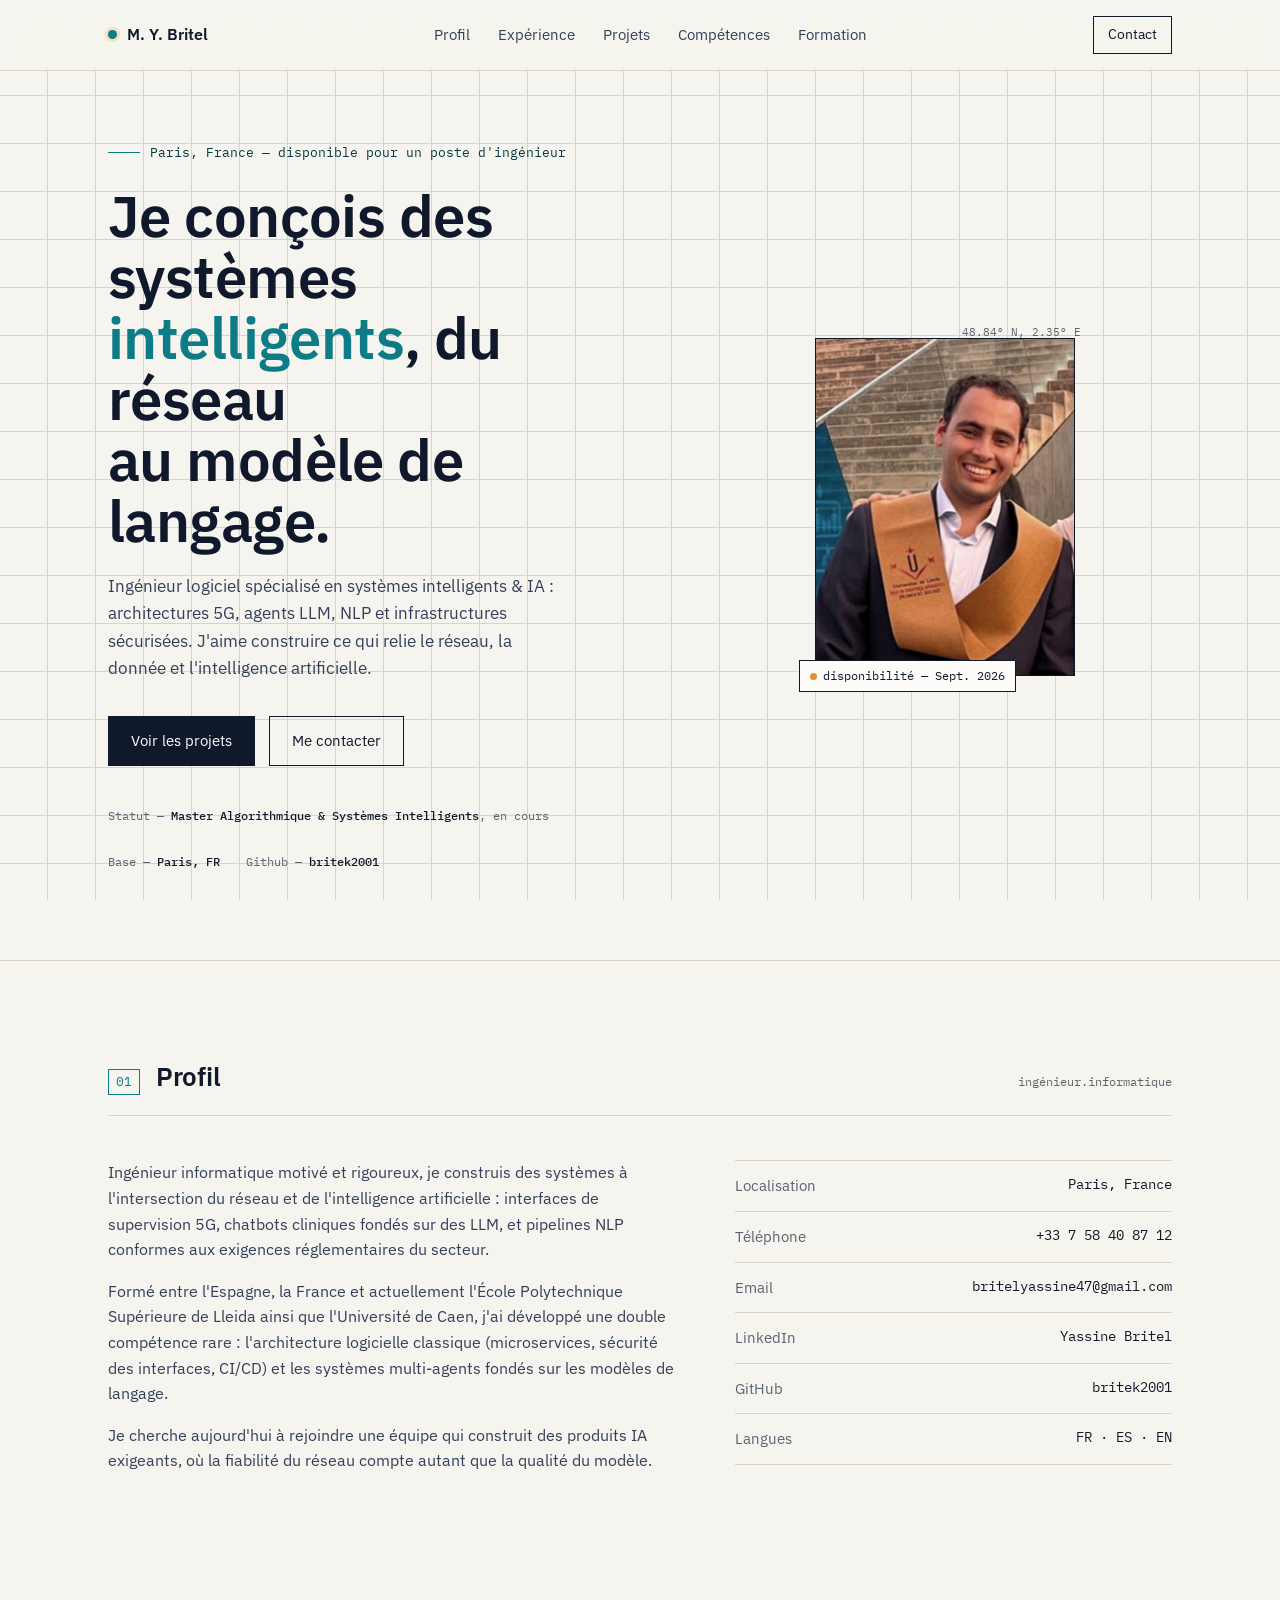
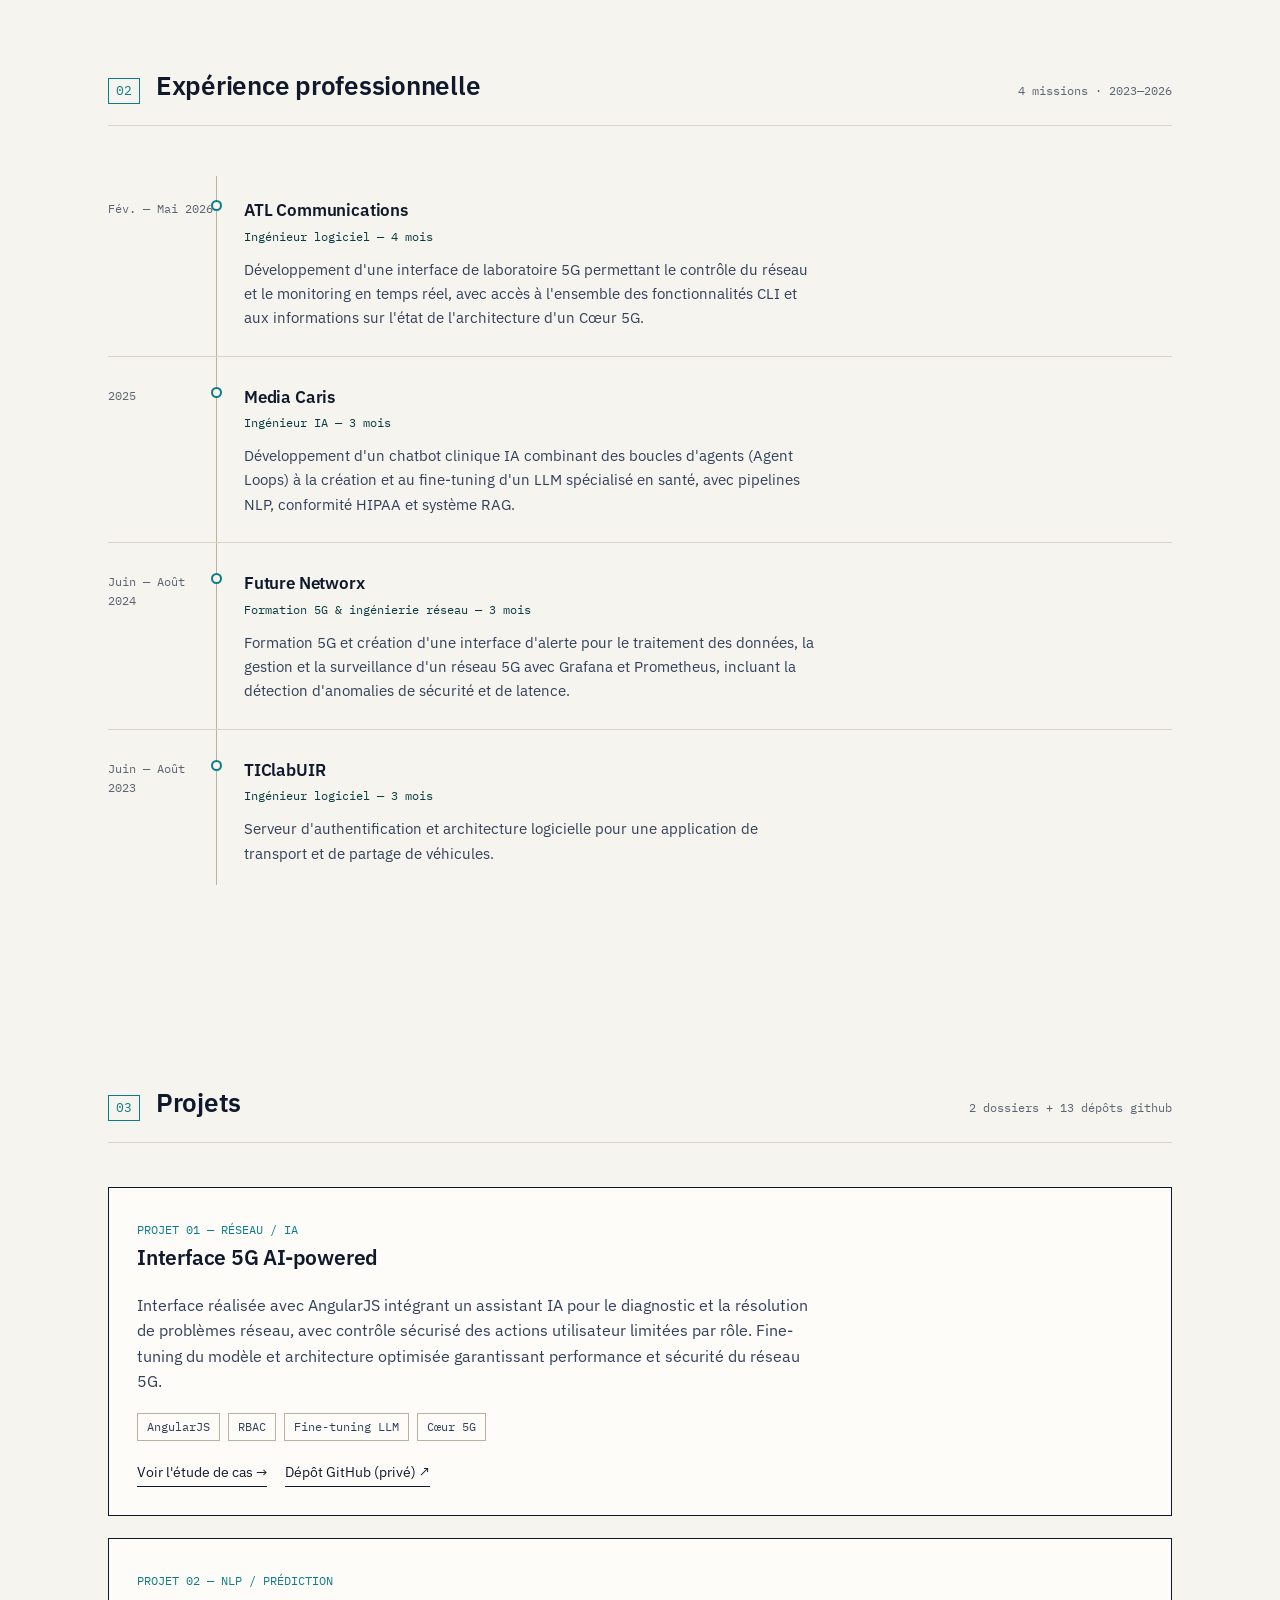
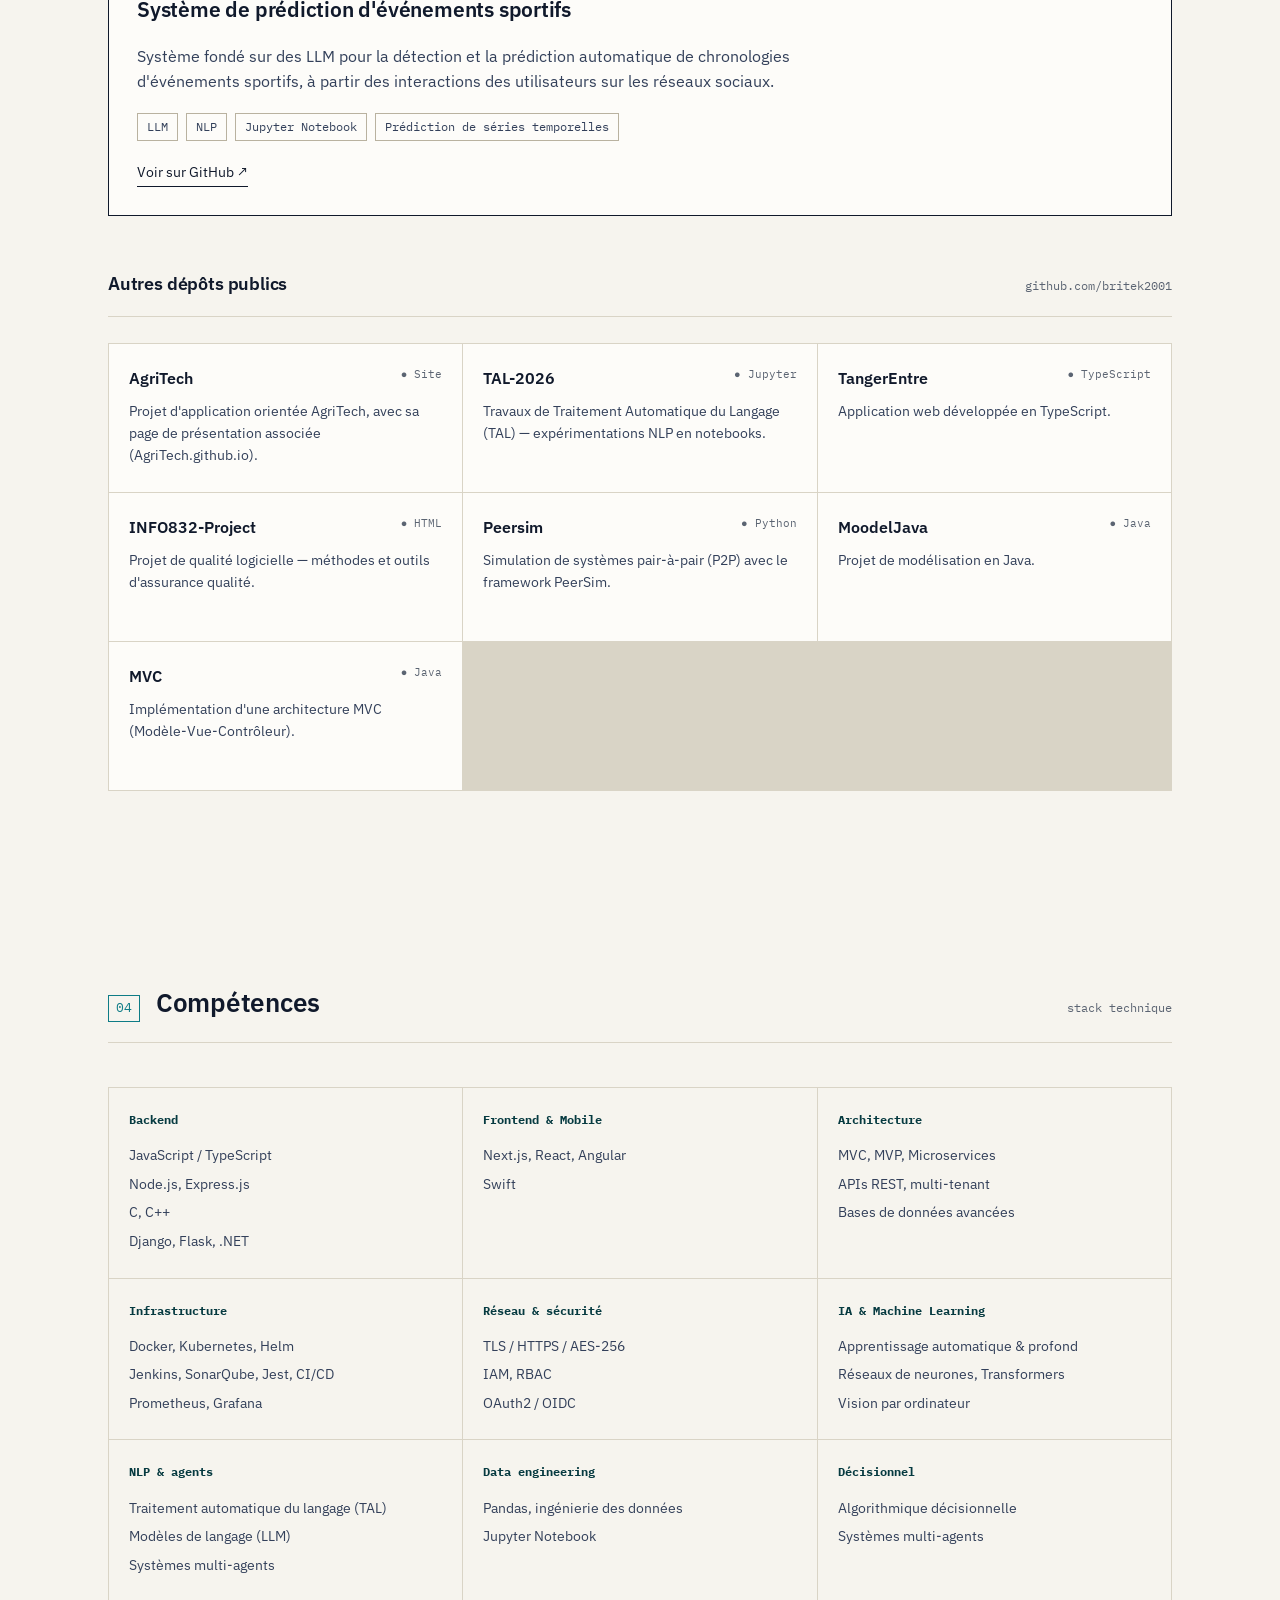
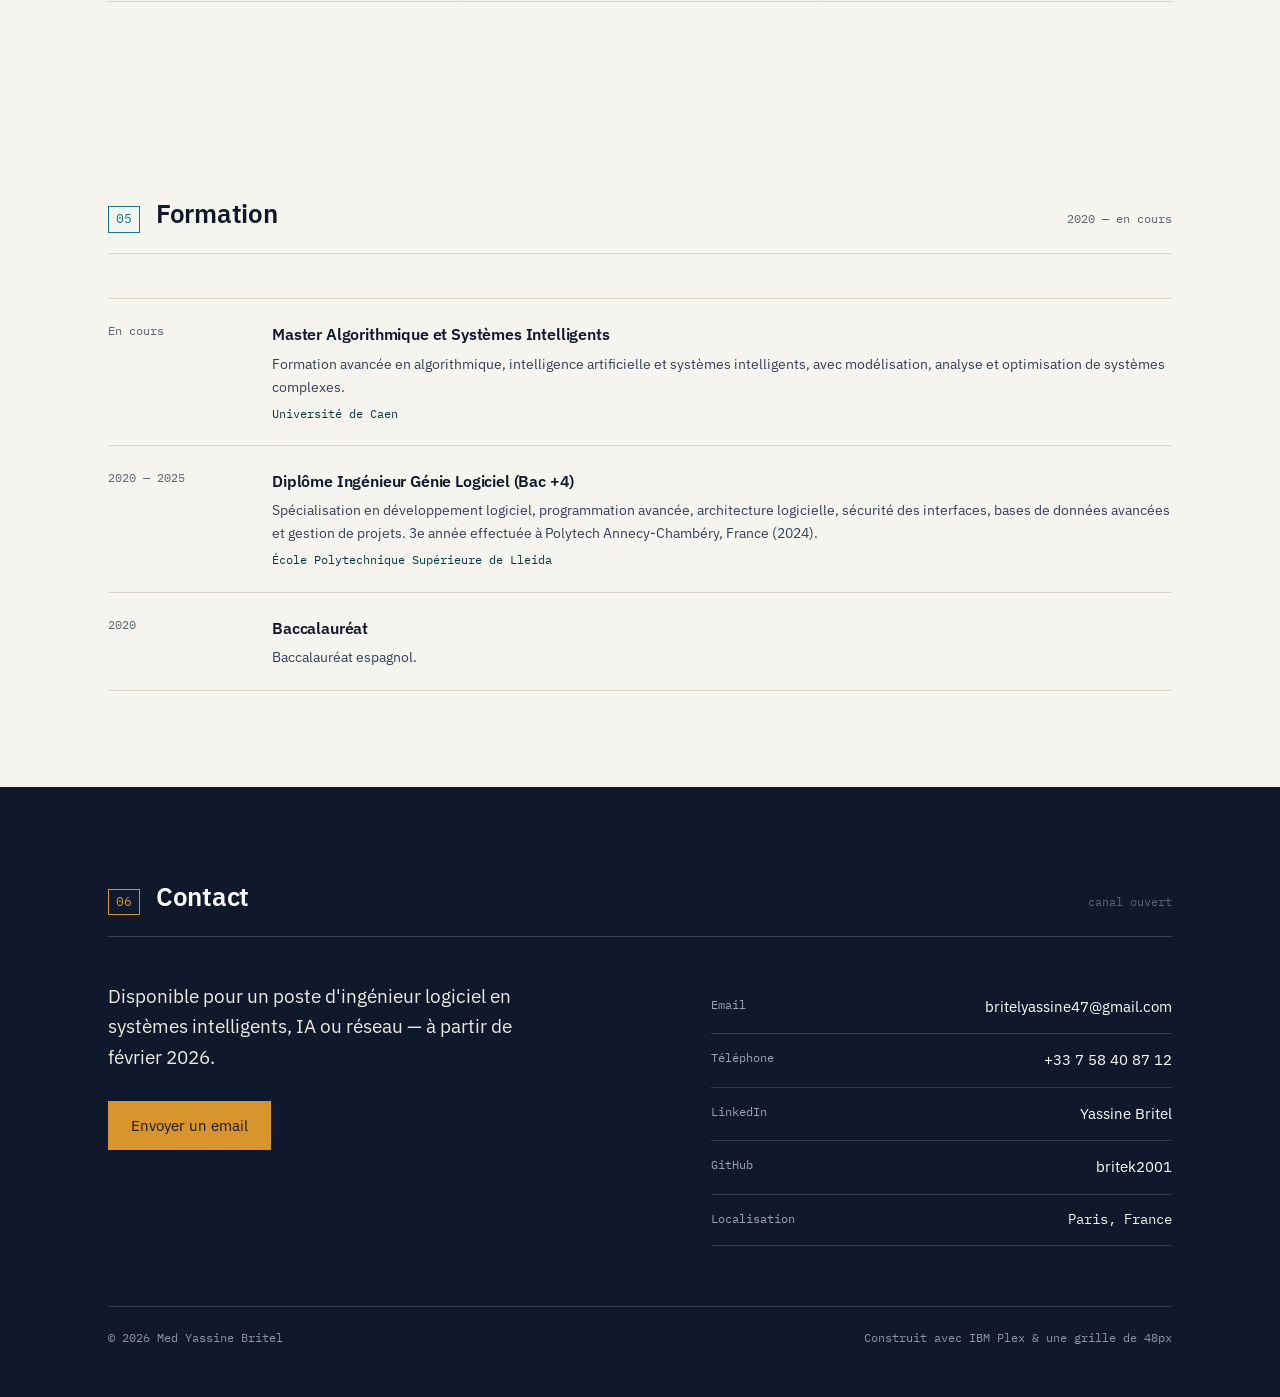
<file: index.html>
<!DOCTYPE html>
<html lang="fr">
<head>
<meta charset="UTF-8">
<meta name="viewport" content="width=device-width, initial-scale=1.0">
<title>Med Yassine Britel — Ingénieur Logiciel, Systèmes Intelligents &amp; IA</title>
<link rel="stylesheet" href="style.css">
</head>
<body>

<header class="site-nav">
  <div class="nav-row">
    <a href="#top" class="nav-mark"><span class="dot"></span> M. Y. Britel</a>
    <ul class="nav-links">
      <li><a href="#about">Profil</a></li>
      <li><a href="#experience">Expérience</a></li>
      <li><a href="#projects">Projets</a></li>
      <li><a href="#skills">Compétences</a></li>
      <li><a href="#education">Formation</a></li>
    </ul>
    <a href="#contact" class="nav-cta">Contact</a>
  </div>
</header>

<main id="top">

  <!-- ===================== HERO ===================== -->
  <section class="hero">
    <div class="wrap hero-grid">
      <div>
        <div class="eyebrow-line"><span class="seg"></span> Paris, France — disponible pour un poste d'ingénieur</div>
        <h1>Je conçois des systèmes<br><em>intelligents</em>, du réseau<br>au modèle de langage.</h1>
        <p class="hero-lead">Ingénieur logiciel spécialisé en systèmes intelligents &amp; IA : architectures 5G, agents LLM, NLP et infrastructures sécurisées. J'aime construire ce qui relie le réseau, la donnée et l'intelligence artificielle.</p>
        <div class="hero-actions">
          <a href="#projects" class="btn btn-primary">Voir les projets</a>
          <a href="#contact" class="btn btn-ghost">Me contacter</a>
        </div>
        <div class="hero-meta">
          <span>Statut — <strong>Master Algorithmique &amp; Systèmes Intelligents</strong>, en cours</span>
          <span>Base — <strong>Paris, FR</strong></span>
          <span>Github — <strong>britek2001</strong></span>
        </div>
      </div>
      <div class="hero-visual">
        <div class="portrait-frame">
          <span class="corner-coords">48.84° N, 2.35° E</span>
          <img src="photo.jpg" alt="Portrait de Med Yassine Britel">
          <div class="portrait-tag"><span class="status"></span>disponibilité — Sept. 2026</div>
        </div>
      </div>
    </div>
  </section>

  <!-- ===================== ABOUT ===================== -->
  <section id="about">
    <div class="wrap">
      <div class="section-head">
        <span class="section-index">01</span>
        <h2>Profil</h2>
        <span class="section-sub mono">ingénieur.informatique</span>
      </div>
      <div class="about-grid">
        <div class="about-text">
          <p>Ingénieur informatique motivé et rigoureux, je construis des systèmes à l'intersection du réseau et de l'intelligence artificielle : interfaces de supervision 5G, chatbots cliniques fondés sur des LLM, et pipelines NLP conformes aux exigences réglementaires du secteur.</p>
          <p>Formé entre l'Espagne, la France et actuellement l'École Polytechnique Supérieure de Lleida ainsi que l'Université de Caen, j'ai développé une double compétence rare : l'architecture logicielle classique (microservices, sécurité des interfaces, CI/CD) et les systèmes multi-agents fondés sur les modèles de langage.</p>
          <p>Je cherche aujourd'hui à rejoindre une équipe qui construit des produits IA exigeants, où la fiabilité du réseau compte autant que la qualité du modèle.</p>
        </div>
        <ul class="fact-list">
          <li><span>Localisation</span><span>Paris, France</span></li>
          <li><span>Téléphone</span><span>+33 7 58 40 87 12</span></li>
          <li><span>Email</span><span>britelyassine47@gmail.com</span></li>
          <li><span>LinkedIn</span><span>Yassine Britel</span></li>
          <li><span>GitHub</span><span>britek2001</span></li>
          <li><span>Langues</span><span>FR · ES · EN</span></li>
        </ul>
      </div>
    </div>
  </section>

  <!-- ===================== EXPERIENCE ===================== -->
  <section id="experience">
    <div class="wrap">
      <div class="section-head">
        <span class="section-index">02</span>
        <h2>Expérience professionnelle</h2>
        <span class="section-sub mono">4 missions · 2023—2026</span>
      </div>

      <div class="timeline">

        <div class="tl-item">
          <div class="tl-date mono">Fév. — Mai 2026</div>
          <div class="tl-dot"></div>
          <div class="tl-body">
            <h3>ATL Communications</h3>
            <span class="tl-role">Ingénieur logiciel — 4 mois</span>
            <p>Développement d'une interface de laboratoire 5G permettant le contrôle du réseau et le monitoring en temps réel, avec accès à l'ensemble des fonctionnalités CLI et aux informations sur l'état de l'architecture d'un Cœur 5G.</p>
          </div>
        </div>

        <div class="tl-item">
          <div class="tl-date mono">2025</div>
          <div class="tl-dot"></div>
          <div class="tl-body">
            <h3>Media Caris</h3>
            <span class="tl-role">Ingénieur IA — 3 mois</span>
            <p>Développement d'un chatbot clinique IA combinant des boucles d'agents (Agent Loops) à la création et au fine-tuning d'un LLM spécialisé en santé, avec pipelines NLP, conformité HIPAA et système RAG.</p>
          </div>
        </div>

        <div class="tl-item">
          <div class="tl-date mono">Juin — Août 2024</div>
          <div class="tl-dot"></div>
          <div class="tl-body">
            <h3>Future Networx</h3>
            <span class="tl-role">Formation 5G &amp; ingénierie réseau — 3 mois</span>
            <p>Formation 5G et création d'une interface d'alerte pour le traitement des données, la gestion et la surveillance d'un réseau 5G avec Grafana et Prometheus, incluant la détection d'anomalies de sécurité et de latence.</p>
          </div>
        </div>

        <div class="tl-item">
          <div class="tl-date mono">Juin — Août 2023</div>
          <div class="tl-dot"></div>
          <div class="tl-body">
            <h3>TIClabUIR</h3>
            <span class="tl-role">Ingénieur logiciel — 3 mois</span>
            <p>Serveur d'authentification et architecture logicielle pour une application de transport et de partage de véhicules.</p>
          </div>
        </div>

      </div>
    </div>
  </section>

  <!-- ===================== PROJECTS ===================== -->
  <section id="projects">
    <div class="wrap">
      <div class="section-head">
        <span class="section-index">03</span>
        <h2>Projets</h2>
        <span class="section-sub mono">2 dossiers + 13 dépôts github</span>
      </div>

      <div class="featured-projects">

        <article class="feature-card">
          <div class="feature-top">
            <div>
              <span class="feature-num mono">PROJET 01 — RÉSEAU / IA</span>
              <h3>Interface 5G AI-powered</h3>
            </div>
          </div>
          <div class="feature-body">
            <p>Interface réalisée avec AngularJS intégrant un assistant IA pour le diagnostic et la résolution de problèmes réseau, avec contrôle sécurisé des actions utilisateur limitées par rôle. Fine-tuning du modèle et architecture optimisée garantissant performance et sécurité du réseau 5G.</p>
            <div class="tag-row">
              <span class="tag">AngularJS</span>
              <span class="tag">RBAC</span>
              <span class="tag">Fine-tuning LLM</span>
              <span class="tag">Cœur 5G</span>
            </div>
            <div class="feature-links">
              <a href="project-5g.html">Voir l'étude de cas →</a>
              <a href="https://github.com/britek2001/5GOSS" target="_blank" rel="noopener">Dépôt GitHub (privé) ↗</a>
            </div>
          </div>
        </article>

        <article class="feature-card">
          <div class="feature-top">
            <div>
              <span class="feature-num mono">PROJET 02 — NLP / PRÉDICTION</span>
              <h3>Système de prédiction d'événements sportifs</h3>
            </div>
          </div>
          <div class="feature-body">
            <p>Système fondé sur des LLM pour la détection et la prédiction automatique de chronologies d'événements sportifs, à partir des interactions des utilisateurs sur les réseaux sociaux.</p>
            <div class="tag-row">
              <span class="tag">LLM</span>
              <span class="tag">NLP</span>
              <span class="tag">Jupyter Notebook</span>
              <span class="tag">Prédiction de séries temporelles</span>
            </div>
            <div class="feature-links">
              <a href="https://github.com/britek2001/Comparaison_of_Sport_Event_Timeline" target="_blank" rel="noopener">Voir sur GitHub ↗</a>
            </div>
          </div>
        </article>

      </div>

      <div class="section-head" style="margin-bottom:26px;">
        <h2 style="font-size:1.1rem;">Autres dépôts publics</h2>
        <span class="section-sub mono">github.com/britek2001</span>
      </div>

      <div class="repo-grid">

        <a class="repo-card" href="https://github.com/britek2001/AgriTech" target="_blank" rel="noopener">
          <div class="repo-top"><span class="repo-name">AgriTech</span><span class="repo-lang mono">● Site</span></div>
          <p class="repo-desc">Projet d'application orientée AgriTech, avec sa page de présentation associée (AgriTech.github.io).</p>
        </a>

        <a class="repo-card" href="https://github.com/britek2001/TAL-2026" target="_blank" rel="noopener">
          <div class="repo-top"><span class="repo-name">TAL-2026</span><span class="repo-lang mono">● Jupyter</span></div>
          <p class="repo-desc">Travaux de Traitement Automatique du Langage (TAL) — expérimentations NLP en notebooks.</p>
        </a>

        <a class="repo-card" href="https://github.com/britek2001/TangerEntre" target="_blank" rel="noopener">
          <div class="repo-top"><span class="repo-name">TangerEntre</span><span class="repo-lang mono">● TypeScript</span></div>
          <p class="repo-desc">Application web développée en TypeScript.</p>
        </a>

        <a class="repo-card" href="https://github.com/britek2001/INFO832-Project" target="_blank" rel="noopener">
          <div class="repo-top"><span class="repo-name">INFO832-Project</span><span class="repo-lang mono">● HTML</span></div>
          <p class="repo-desc">Projet de qualité logicielle — méthodes et outils d'assurance qualité.</p>
        </a>

        <a class="repo-card" href="https://github.com/britek2001/Peersim" target="_blank" rel="noopener">
          <div class="repo-top"><span class="repo-name">Peersim</span><span class="repo-lang mono">● Python</span></div>
          <p class="repo-desc">Simulation de systèmes pair-à-pair (P2P) avec le framework PeerSim.</p>
        </a>

        <a class="repo-card" href="https://github.com/britek2001/MoodelJava" target="_blank" rel="noopener">
          <div class="repo-top"><span class="repo-name">MoodelJava</span><span class="repo-lang mono">● Java</span></div>
          <p class="repo-desc">Projet de modélisation en Java.</p>
        </a>

        <a class="repo-card" href="https://github.com/britek2001/MVC" target="_blank" rel="noopener">
          <div class="repo-top"><span class="repo-name">MVC</span><span class="repo-lang mono">● Java</span></div>
          <p class="repo-desc">Implémentation d'une architecture MVC (Modèle-Vue-Contrôleur).</p>
        </a>

      </div>
    </div>
  </section>

  <!-- ===================== SKILLS ===================== -->
  <section id="skills">
    <div class="wrap">
      <div class="section-head">
        <span class="section-index">04</span>
        <h2>Compétences</h2>
        <span class="section-sub mono">stack technique</span>
      </div>

      <div class="skills-grid">
        <div class="skill-cell">
          <h4>Backend</h4>
          <ul>
            <li>JavaScript / TypeScript</li>
            <li>Node.js, Express.js</li>
            <li>C, C++</li>
            <li>Django, Flask, .NET</li>
          </ul>
        </div>
        <div class="skill-cell">
          <h4>Frontend &amp; Mobile</h4>
          <ul>
            <li>Next.js, React, Angular</li>
            <li>Swift</li>
          </ul>
        </div>
        <div class="skill-cell">
          <h4>Architecture</h4>
          <ul>
            <li>MVC, MVP, Microservices</li>
            <li>APIs REST, multi-tenant</li>
            <li>Bases de données avancées</li>
          </ul>
        </div>
        <div class="skill-cell">
          <h4>Infrastructure</h4>
          <ul>
            <li>Docker, Kubernetes, Helm</li>
            <li>Jenkins, SonarQube, Jest, CI/CD</li>
            <li>Prometheus, Grafana</li>
          </ul>
        </div>
        <div class="skill-cell">
          <h4>Réseau &amp; sécurité</h4>
          <ul>
            <li>TLS / HTTPS / AES-256</li>
            <li>IAM, RBAC</li>
            <li>OAuth2 / OIDC</li>
          </ul>
        </div>
        <div class="skill-cell">
          <h4>IA &amp; Machine Learning</h4>
          <ul>
            <li>Apprentissage automatique &amp; profond</li>
            <li>Réseaux de neurones, Transformers</li>
            <li>Vision par ordinateur</li>
          </ul>
        </div>
        <div class="skill-cell">
          <h4>NLP &amp; agents</h4>
          <ul>
            <li>Traitement automatique du langage (TAL)</li>
            <li>Modèles de langage (LLM)</li>
            <li>Systèmes multi-agents</li>
          </ul>
        </div>
        <div class="skill-cell">
          <h4>Data engineering</h4>
          <ul>
            <li>Pandas, ingénierie des données</li>
            <li>Jupyter Notebook</li>
          </ul>
        </div>
        <div class="skill-cell">
          <h4>Décisionnel</h4>
          <ul>
            <li>Algorithmique décisionnelle</li>
            <li>Systèmes multi-agents</li>
          </ul>
        </div>
      </div>
    </div>
  </section>

  <!-- ===================== EDUCATION ===================== -->
  <section id="education">
    <div class="wrap">
      <div class="section-head">
        <span class="section-index">05</span>
        <h2>Formation</h2>
        <span class="section-sub mono">2020 — en cours</span>
      </div>

      <div class="edu-list">
        <div class="edu-item">
          <div class="edu-date mono">En cours</div>
          <div>
            <h3>Master Algorithmique et Systèmes Intelligents</h3>
            <p>Formation avancée en algorithmique, intelligence artificielle et systèmes intelligents, avec modélisation, analyse et optimisation de systèmes complexes.</p>
            <span class="edu-school">Université de Caen</span>
          </div>
        </div>
        <div class="edu-item">
          <div class="edu-date mono">2020 — 2025</div>
          <div>
            <h3>Diplôme Ingénieur Génie Logiciel (Bac +4)</h3>
            <p>Spécialisation en développement logiciel, programmation avancée, architecture logicielle, sécurité des interfaces, bases de données avancées et gestion de projets. 3e année effectuée à Polytech Annecy-Chambéry, France (2024).</p>
            <span class="edu-school">École Polytechnique Supérieure de Lleida</span>
          </div>
        </div>
        <div class="edu-item">
          <div class="edu-date mono">2020</div>
          <div>
            <h3>Baccalauréat</h3>
            <p>Baccalauréat espagnol.</p>
          </div>
        </div>
      </div>
    </div>
  </section>

  <!-- ===================== CONTACT ===================== -->
  <section id="contact" class="contact-section">
    <div class="wrap">
      <div class="section-head">
        <span class="section-index">06</span>
        <h2>Contact</h2>
        <span class="section-sub mono">canal ouvert</span>
      </div>
      <div class="contact-grid">
        <div>
          <p class="contact-lead">Disponible pour un poste d'ingénieur logiciel en systèmes intelligents, IA ou réseau — à partir de février 2026.</p>
          <a href="mailto:britelyassine47@gmail.com" class="btn btn-primary">Envoyer un email</a>
        </div>
        <ul class="contact-list">
          <li><span>Email</span><a href="mailto:britelyassine47@gmail.com">britelyassine47@gmail.com</a></li>
          <li><span>Téléphone</span><a href="tel:+33758408712">+33 7 58 40 87 12</a></li>
          <li><span>LinkedIn</span><a href="#" target="_blank" rel="noopener">Yassine Britel</a></li>
          <li><span>GitHub</span><a href="https://github.com/britek2001" target="_blank" rel="noopener">britek2001</a></li>
          <li><span>Localisation</span><span style="font-family:'IBM Plex Mono'; font-size:.85rem;">Paris, France</span></li>
        </ul>
      </div>
      <div class="footer-bottom">
        <span>© 2026 Med Yassine Britel</span>
        <span>Construit avec IBM Plex &amp; une grille de 48px</span>
      </div>
    </div>
  </section>

</main>

</body>
</html>
</file>
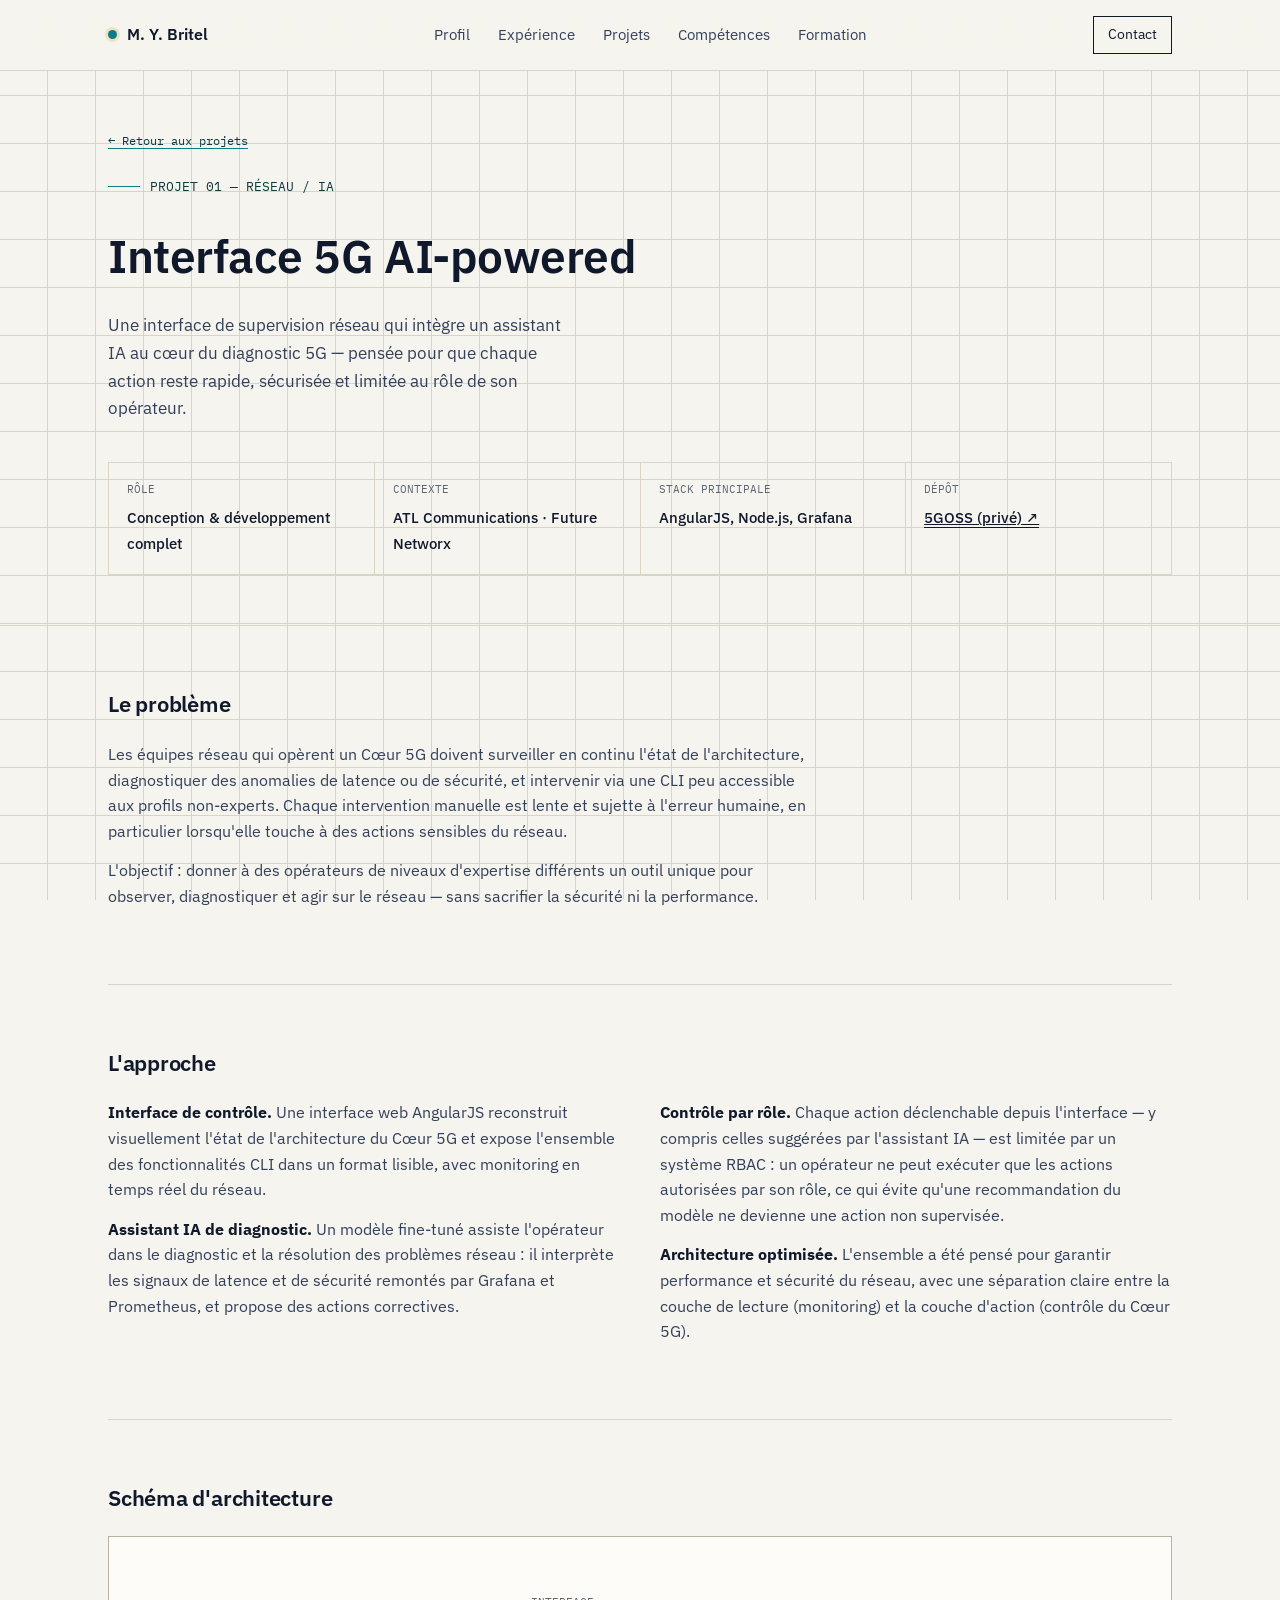
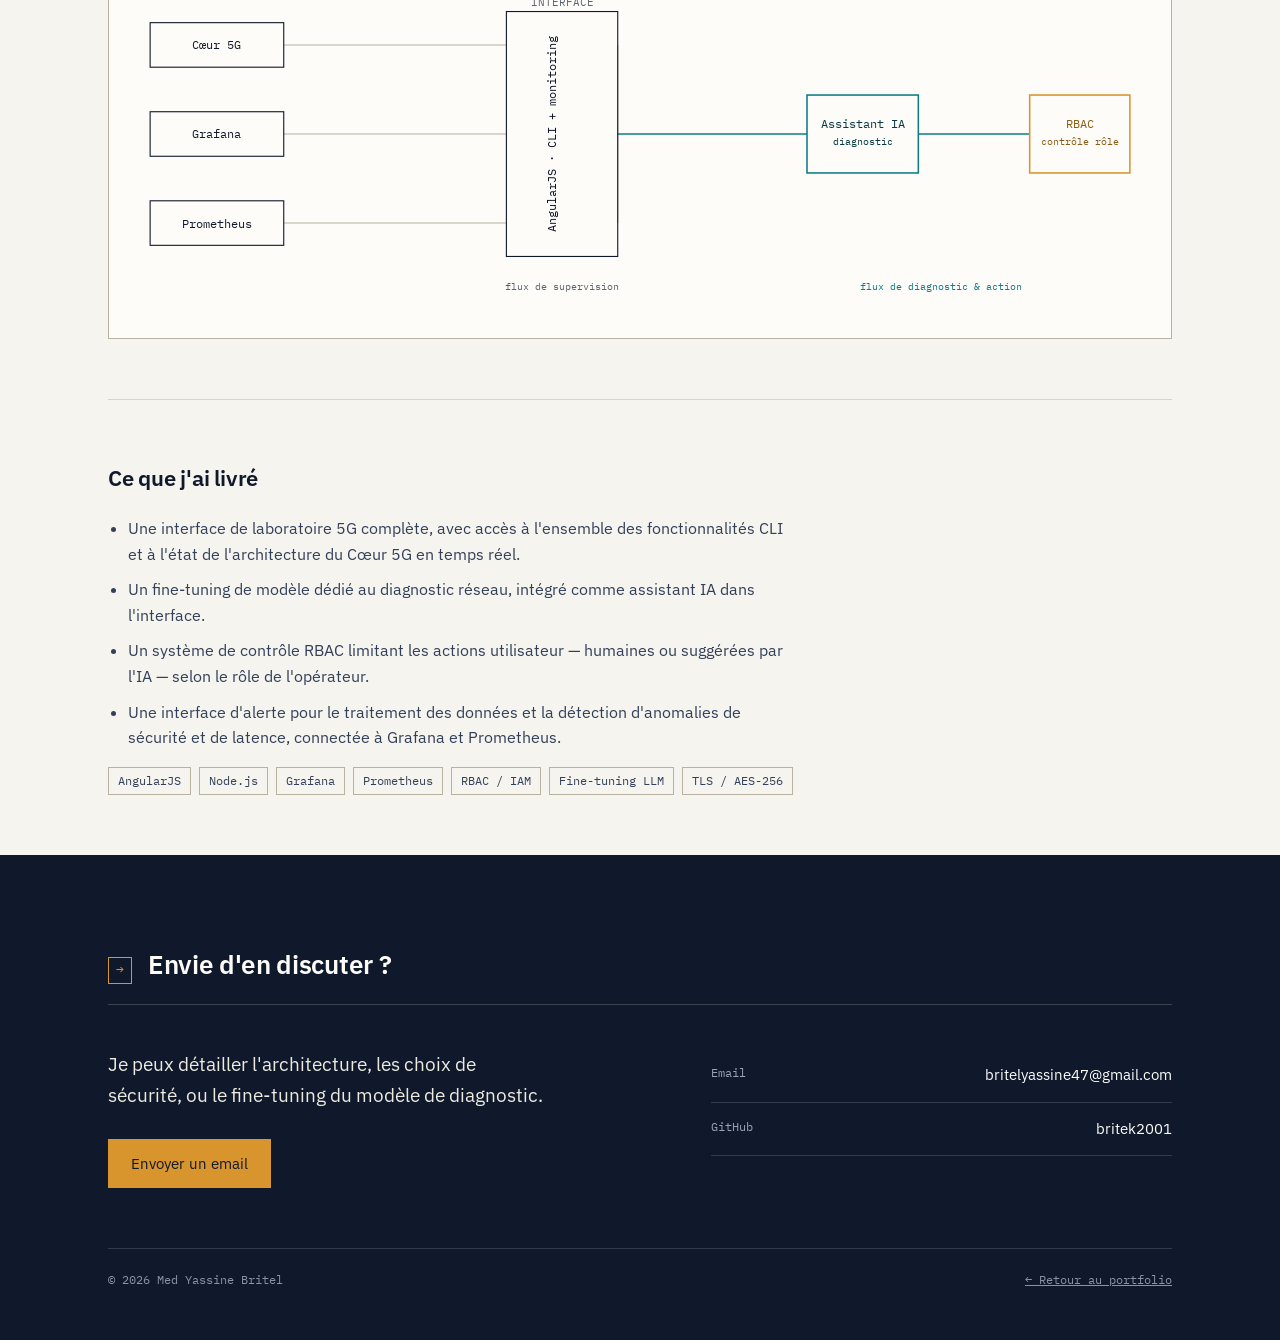
<file: project-5g.html>
<!DOCTYPE html>
<html lang="fr">
<head>
<meta charset="UTF-8">
<meta name="viewport" content="width=device-width, initial-scale=1.0">
<title>Interface 5G AI-powered — Med Yassine Britel</title>
<link rel="stylesheet" href="style.css">
</head>
<body>

<header class="site-nav">
  <div class="nav-row">
    <a href="index.html#top" class="nav-mark"><span class="dot"></span> M. Y. Britel</a>
    <ul class="nav-links">
      <li><a href="index.html#about">Profil</a></li>
      <li><a href="index.html#experience">Expérience</a></li>
      <li><a href="index.html#projects">Projets</a></li>
      <li><a href="index.html#skills">Compétences</a></li>
      <li><a href="index.html#education">Formation</a></li>
    </ul>
    <a href="index.html#contact" class="nav-cta">Contact</a>
  </div>
</header>

<main>

  <section class="project-hero">
    <div class="wrap">
      <div class="breadcrumb"><a href="index.html#projects">← Retour aux projets</a></div>
      <span class="eyebrow-line"><span class="seg"></span> PROJET 01 — RÉSEAU / IA</span>
      <h1>Interface 5G AI-powered</h1>
      <p class="hero-lead">Une interface de supervision réseau qui intègre un assistant IA au cœur du diagnostic 5G — pensée pour que chaque action reste rapide, sécurisée et limitée au rôle de son opérateur.</p>

      <div class="spec-strip">
        <div class="spec-cell">
          <span class="label mono">RÔLE</span>
          <span class="value">Conception &amp; développement complet</span>
        </div>
        <div class="spec-cell">
          <span class="label mono">CONTEXTE</span>
          <span class="value">ATL Communications · Future Networx</span>
        </div>
        <div class="spec-cell">
          <span class="label mono">STACK PRINCIPALE</span>
          <span class="value">AngularJS, Node.js, Grafana</span>
        </div>
        <div class="spec-cell">
          <span class="label mono">DÉPÔT</span>
          <span class="value"><a href="https://github.com/britek2001/5GOSS" target="_blank" rel="noopener" style="border-bottom:1px solid var(--ink);">5GOSS (privé) ↗</a></span>
        </div>
      </div>
    </div>
  </section>

  <div class="wrap">

    <div class="pb-block">
      <h2>Le problème</h2>
      <p>Les équipes réseau qui opèrent un Cœur 5G doivent surveiller en continu l'état de l'architecture, diagnostiquer des anomalies de latence ou de sécurité, et intervenir via une CLI peu accessible aux profils non-experts. Chaque intervention manuelle est lente et sujette à l'erreur humaine, en particulier lorsqu'elle touche à des actions sensibles du réseau.</p>
      <p>L'objectif : donner à des opérateurs de niveaux d'expertise différents un outil unique pour observer, diagnostiquer et agir sur le réseau — sans sacrifier la sécurité ni la performance.</p>
    </div>

    <div class="pb-block">
      <h2>L'approche</h2>
      <div class="two-col">
        <div>
          <p><strong style="color:var(--ink)">Interface de contrôle.</strong> Une interface web AngularJS reconstruit visuellement l'état de l'architecture du Cœur 5G et expose l'ensemble des fonctionnalités CLI dans un format lisible, avec monitoring en temps réel du réseau.</p>
          <p><strong style="color:var(--ink)">Assistant IA de diagnostic.</strong> Un modèle fine-tuné assiste l'opérateur dans le diagnostic et la résolution des problèmes réseau : il interprète les signaux de latence et de sécurité remontés par Grafana et Prometheus, et propose des actions correctives.</p>
        </div>
        <div>
          <p><strong style="color:var(--ink)">Contrôle par rôle.</strong> Chaque action déclenchable depuis l'interface — y compris celles suggérées par l'assistant IA — est limitée par un système RBAC : un opérateur ne peut exécuter que les actions autorisées par son rôle, ce qui évite qu'une recommandation du modèle ne devienne une action non supervisée.</p>
          <p><strong style="color:var(--ink)">Architecture optimisée.</strong> L'ensemble a été pensé pour garantir performance et sécurité du réseau, avec une séparation claire entre la couche de lecture (monitoring) et la couche d'action (contrôle du Cœur 5G).</p>
        </div>
      </div>
    </div>

    <div class="pb-block">
      <h2>Schéma d'architecture</h2>
      <div class="arch-diagram">
        <svg viewBox="0 0 900 300" xmlns="http://www.w3.org/2000/svg" style="width:100%; height:auto; font-family:'IBM Plex Mono', monospace;">
          <!-- connecting lines -->
          <line x1="130" y1="70" x2="330" y2="70" stroke="#B9B2A0" stroke-width="1"/>
          <line x1="130" y1="150" x2="330" y2="150" stroke="#B9B2A0" stroke-width="1"/>
          <line x1="130" y1="230" x2="330" y2="230" stroke="#B9B2A0" stroke-width="1"/>
          <line x1="430" y1="70" x2="430" y2="230" stroke="#B9B2A0" stroke-width="1"/>
          <line x1="430" y1="150" x2="600" y2="150" stroke="#0E7C86" stroke-width="1.4"/>
          <line x1="700" y1="150" x2="800" y2="150" stroke="#0E7C86" stroke-width="1.4"/>

          <!-- data sources -->
          <rect x="10" y="50" width="120" height="40" fill="none" stroke="#10192B"/>
          <text x="70" y="74" text-anchor="middle" font-size="11" fill="#10192B">Cœur 5G</text>

          <rect x="10" y="130" width="120" height="40" fill="none" stroke="#10192B"/>
          <text x="70" y="154" text-anchor="middle" font-size="11" fill="#10192B">Grafana</text>

          <rect x="10" y="210" width="120" height="40" fill="none" stroke="#10192B"/>
          <text x="70" y="234" text-anchor="middle" font-size="11" fill="#10192B">Prometheus</text>

          <!-- interface layer -->
          <rect x="330" y="40" width="100" height="220" fill="none" stroke="#10192B"/>
          <text x="380" y="35" text-anchor="middle" font-size="10" fill="#5B6472">INTERFACE</text>
          <text x="380" y="145" text-anchor="middle" font-size="11" fill="#10192B" transform="rotate(-90 380 150)">AngularJS · CLI + monitoring</text>

          <!-- AI assistant -->
          <rect x="600" y="115" width="100" height="70" fill="none" stroke="#0E7C86" stroke-width="1.4"/>
          <text x="650" y="145" text-anchor="middle" font-size="11" fill="#063A40">Assistant IA</text>
          <text x="650" y="160" text-anchor="middle" font-size="9" fill="#063A40">diagnostic</text>

          <!-- RBAC gate -->
          <rect x="800" y="115" width="90" height="70" fill="none" stroke="#D8952E" stroke-width="1.4"/>
          <text x="845" y="145" text-anchor="middle" font-size="11" fill="#8a5c14">RBAC</text>
          <text x="845" y="160" text-anchor="middle" font-size="9" fill="#8a5c14">contrôle rôle</text>

          <text x="380" y="290" text-anchor="middle" font-size="9" fill="#5B6472">flux de supervision</text>
          <text x="720" y="290" text-anchor="middle" font-size="9" fill="#0E7C86">flux de diagnostic &amp; action</text>
        </svg>
      </div>
    </div>

    <div class="pb-block">
      <h2>Ce que j'ai livré</h2>
      <ul>
        <li>Une interface de laboratoire 5G complète, avec accès à l'ensemble des fonctionnalités CLI et à l'état de l'architecture du Cœur 5G en temps réel.</li>
        <li>Un fine-tuning de modèle dédié au diagnostic réseau, intégré comme assistant IA dans l'interface.</li>
        <li>Un système de contrôle RBAC limitant les actions utilisateur — humaines ou suggérées par l'IA — selon le rôle de l'opérateur.</li>
        <li>Une interface d'alerte pour le traitement des données et la détection d'anomalies de sécurité et de latence, connectée à Grafana et Prometheus.</li>
      </ul>
      <div class="stack-pills">
        <span class="tag">AngularJS</span>
        <span class="tag">Node.js</span>
        <span class="tag">Grafana</span>
        <span class="tag">Prometheus</span>
        <span class="tag">RBAC / IAM</span>
        <span class="tag">Fine-tuning LLM</span>
        <span class="tag">TLS / AES-256</span>
      </div>
    </div>

  </div>

  <section id="contact" class="contact-section">
    <div class="wrap">
      <div class="section-head">
        <span class="section-index">→</span>
        <h2>Envie d'en discuter ?</h2>
      </div>
      <div class="contact-grid">
        <div>
          <p class="contact-lead">Je peux détailler l'architecture, les choix de sécurité, ou le fine-tuning du modèle de diagnostic.</p>
          <a href="mailto:britelyassine47@gmail.com" class="btn btn-primary">Envoyer un email</a>
        </div>
        <ul class="contact-list">
          <li><span>Email</span><a href="mailto:britelyassine47@gmail.com">britelyassine47@gmail.com</a></li>
          <li><span>GitHub</span><a href="https://github.com/britek2001" target="_blank" rel="noopener">britek2001</a></li>
        </ul>
      </div>
      <div class="footer-bottom">
        <span>© 2026 Med Yassine Britel</span>
        <span><a href="index.html#top" style="color:inherit;">← Retour au portfolio</a></span>
      </div>
    </div>
  </section>

</main>

</body>
</html>
</file>
<file: style.css>
/* ============================================================
   Med Yassine Britel — Portfolio
   Design language: telecom / systems-engineering "spec sheet"
   Paper + blueprint grid, navy ink, signal-teal + amber accents
   ============================================================ */

@import url('https://fonts.googleapis.com/css2?family=IBM+Plex+Sans:ital,wght@0,400;0,500;0,600;0,700;1,400&family=IBM+Plex+Mono:wght@400;500;600&display=swap');

:root{
  --ink: #10192B;
  --ink-soft: #33405A;
  --muted: #5B6472;
  --paper: #F6F4EE;
  --paper-raised: #FDFCF9;
  --line: #D9D4C6;
  --line-strong: #B9B2A0;
  --accent: #0E7C86;      /* signal teal */
  --accent-ink: #063A40;
  --amber: #D8952E;       /* status amber */
  --amber-soft: #F3E1BE;
  --radius: 2px;
  --max: 1120px;
}

*{ box-sizing: border-box; }
html{ scroll-behavior: smooth; }

body{
  margin:0;
  background: var(--paper);
  color: var(--ink);
  font-family: 'IBM Plex Sans', sans-serif;
  font-size: 16px;
  line-height: 1.6;
  -webkit-font-smoothing: antialiased;
}

/* faint blueprint grid on the page background */
body{
  background-image:
    linear-gradient(var(--line) 1px, transparent 1px),
    linear-gradient(90deg, var(--line) 1px, transparent 1px);
  background-size: 48px 48px;
  background-position: -1px -1px;
  background-attachment: fixed;
  background-color: var(--paper);
}
@media (max-width: 640px){
  body{ background-size: 32px 32px; }
}

.mono{ font-family: 'IBM Plex Mono', monospace; }

a{ color: inherit; }

h1,h2,h3{
  margin: 0;
  font-weight: 600;
  letter-spacing: -0.01em;
  color: var(--ink);
}

p{ margin: 0; }

.wrap{
  max-width: var(--max);
  margin: 0 auto;
  padding: 0 28px;
}

/* ---------- nav ---------- */
header.site-nav{
  position: sticky;
  top: 0;
  z-index: 50;
  background: rgba(246,244,238,0.9);
  backdrop-filter: blur(6px);
  border-bottom: 1px solid var(--line);
}
.nav-row{
  display:flex;
  align-items:center;
  justify-content:space-between;
  padding: 16px 28px;
  max-width: var(--max);
  margin: 0 auto;
}
.nav-mark{
  display:flex;
  align-items:center;
  gap:10px;
  text-decoration:none;
  font-weight:600;
  font-size: 1rem;
  color: var(--ink);
}
.nav-mark .dot{
  width:9px; height:9px;
  background: var(--accent);
  border-radius:50%;
  box-shadow: 0 0 0 3px var(--amber-soft);
}
.nav-links{
  display:flex;
  gap: 28px;
  list-style:none;
  margin:0; padding:0;
  font-size: 0.92rem;
}
.nav-links a{
  text-decoration:none;
  color: var(--ink-soft);
  border-bottom: 1px solid transparent;
  padding-bottom: 3px;
  transition: border-color .15s ease, color .15s ease;
}
.nav-links a:hover{ color: var(--ink); border-color: var(--accent); }
.nav-cta{
  border: 1px solid var(--ink);
  padding: 7px 14px;
  text-decoration:none;
  font-size: 0.85rem;
  color: var(--ink);
  white-space:nowrap;
}
.nav-cta:hover{ background: var(--ink); color: var(--paper-raised); }
.nav-toggle{ display:none; }

@media (max-width: 760px){
  .nav-links{ display:none; }
  .nav-toggle{
    display:block; background:none; border:1px solid var(--line-strong);
    padding: 8px 10px; font-family:'IBM Plex Mono'; font-size: .8rem;
  }
}

/* ---------- section scaffolding ---------- */
section{ padding: 96px 0; }
.section-head{
  display:flex;
  align-items:baseline;
  gap: 16px;
  margin-bottom: 44px;
  border-bottom: 1px solid var(--line);
  padding-bottom: 18px;
}
.section-index{
  font-family:'IBM Plex Mono';
  font-size: 0.8rem;
  color: var(--accent);
  border: 1px solid var(--accent);
  padding: 2px 7px;
}
.section-head h2{ font-size: 1.6rem; }
.section-sub{
  margin-left:auto;
  font-family:'IBM Plex Mono';
  font-size: .78rem;
  color: var(--muted);
}

/* ---------- hero ---------- */
.hero{
  padding: 72px 0 88px;
  border-bottom: 1px solid var(--line);
}
.hero-grid{
  display:grid;
  grid-template-columns: 1.1fr 0.9fr;
  gap: 56px;
  align-items:center;
}
@media (max-width: 860px){
  .hero-grid{ grid-template-columns: 1fr; }
}
.eyebrow-line{
  display:flex; align-items:center; gap:10px;
  font-family:'IBM Plex Mono';
  font-size: .8rem;
  color: var(--accent-ink);
  margin-bottom: 22px;
}
.eyebrow-line .seg{ height:1px; width:32px; background: var(--accent); }
.hero h1{
  font-size: clamp(2.3rem, 4.6vw, 3.6rem);
  line-height: 1.06;
  margin-bottom: 20px;
}
.hero h1 em{
  font-style: normal;
  color: var(--accent);
}
.hero-lead{
  font-size: 1.08rem;
  color: var(--ink-soft);
  max-width: 46ch;
  margin-bottom: 34px;
}
.hero-actions{ display:flex; gap: 14px; flex-wrap:wrap; margin-bottom: 40px;}
.btn{
  text-decoration:none;
  padding: 12px 22px;
  font-size: .92rem;
  border: 1px solid var(--ink);
  display:inline-flex; align-items:center; gap:8px;
}
.btn-primary{ background: var(--ink); color: var(--paper-raised); }
.btn-primary:hover{ background: var(--accent-ink); border-color: var(--accent-ink); }
.btn-ghost:hover{ background: var(--ink); color: var(--paper-raised); }

.hero-meta{
  display:flex; gap: 26px; flex-wrap:wrap;
  font-family:'IBM Plex Mono';
  font-size: .78rem;
  color: var(--muted);
}
.hero-meta span strong{ color: var(--ink); font-weight:500; }

/* portrait + network diagram */
.hero-visual{
  position:relative;
  display:flex;
  justify-content:center;
}
.portrait-frame{
  position:relative;
  width: 260px;
}
.portrait-frame img{
  width:100%;
  display:block;
  filter: grayscale(30%) contrast(1.03);
  border: 1px solid var(--ink);
}
.portrait-tag{
  position:absolute;
  bottom: -16px; left: -16px;
  background: var(--paper-raised);
  border: 1px solid var(--ink);
  font-family:'IBM Plex Mono';
  font-size: .72rem;
  padding: 6px 10px;
}
.portrait-tag .status{
  width:7px;height:7px;border-radius:50%;
  background: var(--amber);
  display:inline-block; margin-right:6px;
}
.corner-coords{
  position:absolute; top:-14px; right:-6px;
  font-family:'IBM Plex Mono';
  font-size: .68rem;
  color: var(--muted);
}

/* ---------- about ---------- */
.about-grid{
  display:grid;
  grid-template-columns: 1.3fr 1fr;
  gap: 60px;
}
@media (max-width:820px){ .about-grid{ grid-template-columns:1fr; } }
.about-text p{ margin-bottom: 16px; color: var(--ink-soft); max-width: 62ch; }
.about-text p:last-child{ margin-bottom:0; }
.fact-list{
  list-style:none; margin:0; padding:0;
  border-top: 1px solid var(--line);
}
.fact-list li{
  display:flex; justify-content:space-between; gap: 12px;
  padding: 13px 0;
  border-bottom: 1px solid var(--line);
  font-size: .92rem;
}
.fact-list li span:first-child{ color: var(--muted); }
.fact-list li span:last-child{ font-family:'IBM Plex Mono'; font-size:.85rem; text-align:right; }

/* ---------- experience timeline ---------- */
.timeline{ position:relative; }
.timeline::before{
  content:"";
  position:absolute; left: 108px; top:6px; bottom:6px;
  width:1px; background: var(--line-strong);
}
@media (max-width:640px){ .timeline::before{ left: 14px; } }
.tl-item{
  display:grid;
  grid-template-columns: 108px 1fr;
  gap: 28px;
  padding: 26px 0;
  position:relative;
}
@media (max-width:640px){
  .tl-item{ grid-template-columns: 14px 1fr; }
  .tl-date{ display:none; }
}
.tl-item + .tl-item{ border-top: 1px solid var(--line); }
.tl-date{
  font-family:'IBM Plex Mono';
  font-size: .76rem;
  color: var(--muted);
  padding-top:3px;
}
.tl-dot{
  position:absolute; left: 103px; top: 30px;
  width:11px; height:11px;
  background: var(--paper);
  border: 2px solid var(--accent);
  border-radius:50%;
}
@media (max-width:640px){ .tl-dot{ left: 9px; } }
.tl-body h3{ font-size: 1.08rem; margin-bottom:3px; }
.tl-role{
  font-family:'IBM Plex Mono';
  font-size: .78rem;
  color: var(--accent-ink);
  margin-bottom: 10px;
  display:block;
}
.tl-body p{ color: var(--ink-soft); max-width: 64ch; font-size: .95rem; }

/* ---------- projects ---------- */
.featured-projects{
  display:flex; flex-direction:column; gap: 22px;
  margin-bottom: 54px;
}
.feature-card{
  border: 1px solid var(--ink);
  background: var(--paper-raised);
  display:grid;
  grid-template-columns: 1fr;
}
.feature-top{
  display:flex; justify-content:space-between; align-items:flex-start;
  gap: 20px;
  padding: 28px 28px 18px;
  flex-wrap:wrap;
}
.feature-top h3{ font-size: 1.3rem; }
.feature-num{
  font-family:'IBM Plex Mono';
  font-size:.75rem;
  color: var(--accent);
}
.feature-body{ padding: 0 28px 28px; }
.feature-body p{ color: var(--ink-soft); max-width: 68ch; margin-bottom: 18px;}
.tag-row{ display:flex; flex-wrap:wrap; gap: 8px; margin-bottom: 20px; }
.tag{
  font-family:'IBM Plex Mono';
  font-size: .72rem;
  border: 1px solid var(--line-strong);
  padding: 4px 9px;
  color: var(--ink-soft);
}
.feature-links{ display:flex; gap: 18px; flex-wrap:wrap; }
.feature-links a{
  font-size: .88rem; text-decoration:none;
  border-bottom: 1px solid var(--ink);
  padding-bottom: 2px;
}
.feature-links a:hover{ color: var(--accent-ink); border-color: var(--accent); }

.repo-grid{
  display:grid;
  grid-template-columns: repeat(3, 1fr);
  gap: 1px;
  background: var(--line);
  border: 1px solid var(--line);
}
@media (max-width: 820px){ .repo-grid{ grid-template-columns: repeat(2,1fr); } }
@media (max-width: 560px){ .repo-grid{ grid-template-columns: 1fr; } }
.repo-card{
  background: var(--paper-raised);
  padding: 22px 20px;
  text-decoration:none;
  color: var(--ink);
  display:flex; flex-direction:column; gap: 10px;
  min-height: 148px;
}
.repo-card:hover{ background: #FBF6EA; }
.repo-top{ display:flex; justify-content:space-between; align-items:flex-start; gap: 10px;}
.repo-name{ font-weight:600; font-size: .98rem; }
.repo-lang{
  font-family:'IBM Plex Mono'; font-size:.68rem; color: var(--muted);
  white-space:nowrap;
}
.repo-desc{ font-size: .85rem; color: var(--ink-soft); flex-grow:1; }
.repo-lang-dot{ width:7px;height:7px;border-radius:50%; display:inline-block; margin-right:5px; }

/* ---------- skills ---------- */
.skills-grid{
  display:grid;
  grid-template-columns: repeat(3, 1fr);
  gap: 0;
  border-top: 1px solid var(--line);
  border-left: 1px solid var(--line);
}
@media (max-width: 820px){ .skills-grid{ grid-template-columns: repeat(2,1fr); } }
@media (max-width: 560px){ .skills-grid{ grid-template-columns: 1fr; } }
.skill-cell{
  border-right: 1px solid var(--line);
  border-bottom: 1px solid var(--line);
  padding: 22px 20px;
}
.skill-cell h4{
  font-family:'IBM Plex Mono';
  font-size:.76rem;
  text-transform: none;
  color: var(--accent-ink);
  margin: 0 0 12px;
  letter-spacing: 0;
}
.skill-cell ul{ list-style:none; margin:0; padding:0; font-size:.88rem; color: var(--ink-soft); }
.skill-cell li{ padding: 3px 0; }

/* ---------- education ---------- */
.edu-list{ display:flex; flex-direction:column; }
.edu-item{
  display:grid;
  grid-template-columns: 140px 1fr;
  gap: 24px;
  padding: 22px 0;
  border-bottom: 1px solid var(--line);
}
.edu-item:first-child{ border-top: 1px solid var(--line); }
@media (max-width:600px){ .edu-item{ grid-template-columns: 1fr; gap: 6px; } }
.edu-date{ font-family:'IBM Plex Mono'; font-size:.78rem; color: var(--muted); }
.edu-item h3{ font-size: 1.02rem; margin-bottom:4px; }
.edu-item p{ color: var(--ink-soft); font-size: .9rem; }
.edu-school{ display:block; font-family:'IBM Plex Mono'; font-size:.76rem; color: var(--accent-ink); margin-top:6px; }

/* ---------- contact / footer ---------- */
.contact-section{
  background: var(--ink);
  color: var(--paper);
  padding: 90px 0 50px;
}
.contact-section .section-index{ color: var(--amber); border-color: var(--amber);}
.contact-section .section-head{ border-color: rgba(246,244,238,.18); }
.contact-section h2{ color: var(--paper-raised); }
.contact-grid{
  display:grid;
  grid-template-columns: 1.2fr 1fr;
  gap: 50px;
}
@media (max-width: 760px){ .contact-grid{ grid-template-columns:1fr; } }
.contact-lead{ font-size: 1.2rem; max-width: 40ch; margin-bottom: 28px; color: #EDEAE0; }
.contact-section .btn-primary{ background: var(--amber); border-color: var(--amber); color: var(--ink); }
.contact-section .btn-primary:hover{ background: #F0B457; }
.contact-list{ list-style:none; margin:0; padding:0; }
.contact-list li{
  border-bottom: 1px solid rgba(246,244,238,.15);
  padding: 14px 0;
  display:flex; justify-content:space-between;
  font-size:.92rem;
}
.contact-list li span:first-child{ color: #9AA3B2; font-family:'IBM Plex Mono'; font-size:.78rem; }
.contact-list li a{ text-decoration:none; color: var(--paper-raised); border-bottom:1px solid transparent; }
.contact-list li a:hover{ border-color: var(--amber); }
.footer-bottom{
  margin-top: 60px;
  padding-top: 22px;
  border-top: 1px solid rgba(246,244,238,.15);
  display:flex; justify-content:space-between; flex-wrap:wrap; gap:10px;
  font-family:'IBM Plex Mono'; font-size:.72rem; color:#8B93A3;
}

/* ---------- project detail page ---------- */
.project-hero{
  padding: 60px 0 50px;
  border-bottom: 1px solid var(--line);
}
.breadcrumb{
  font-family:'IBM Plex Mono'; font-size:.78rem; color: var(--muted);
  margin-bottom: 26px;
}
.breadcrumb a{ text-decoration:none; color: var(--accent-ink); border-bottom:1px solid var(--accent);}
.project-hero h1{ font-size: clamp(2rem, 4vw, 2.9rem); margin-bottom: 18px; max-width: 20ch;}
.project-hero .hero-lead{ margin-bottom: 26px; }
.spec-strip{
  display:grid;
  grid-template-columns: repeat(4,1fr);
  border-top: 1px solid var(--line);
  border-left: 1px solid var(--line);
  margin-top: 40px;
}
@media (max-width:720px){ .spec-strip{ grid-template-columns: repeat(2,1fr);} }
.spec-cell{
  border-right: 1px solid var(--line);
  border-bottom: 1px solid var(--line);
  padding: 18px 18px;
}
.spec-cell .label{ font-family:'IBM Plex Mono'; font-size:.7rem; color: var(--muted); display:block; margin-bottom:6px;}
.spec-cell .value{ font-size:.92rem; font-weight:500; }

.project-body{ display:grid; grid-template-columns: 1fr; gap: 0; }
.pb-block{ padding: 60px 0; border-bottom: 1px solid var(--line); }
.pb-block:last-child{ border-bottom:none; }
.pb-block h2{ font-size: 1.4rem; margin-bottom: 20px; }
.pb-block p{ color: var(--ink-soft); max-width: 70ch; margin-bottom: 14px; }
.pb-block ul{ color: var(--ink-soft); max-width: 68ch; padding-left: 20px; }
.pb-block li{ margin-bottom: 10px; }

.arch-diagram{
  border: 1px solid var(--line-strong);
  background: var(--paper-raised);
  padding: 30px;
  margin-top: 10px;
}

.two-col{ display:grid; grid-template-columns: 1fr 1fr; gap: 40px; }
@media (max-width:760px){ .two-col{ grid-template-columns:1fr; } }

.stack-pills{ display:flex; flex-wrap:wrap; gap:8px; margin-top: 16px; }
</file>
